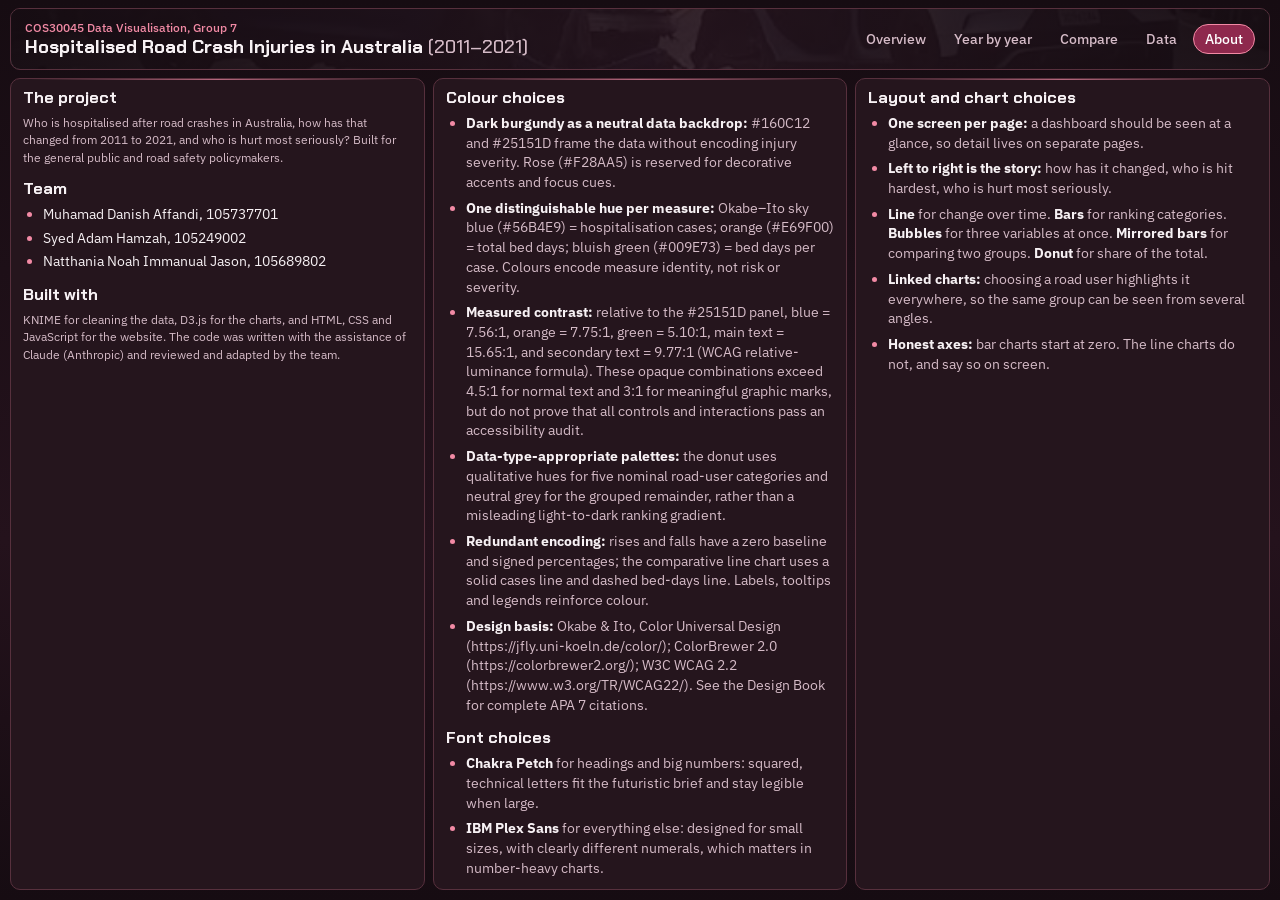
<file: crash-dashboard/about.html>
<!DOCTYPE html>
<html lang="en">
<head>
  <!-- GenAI declaration: this dashboard was built with the assistance of Claude (Anthropic) in conversation with the team.
       The team reviewed, tested and adapted the code. Edit this note to match the unit's GenAI declaration rules. -->
  <meta charset="UTF-8">
  <meta name="viewport" content="width=device-width, initial-scale=1">
  <title>About | Hospitalised Road Crash Injuries in Australia (2011–2021)</title>
  <link rel="preconnect" href="https://fonts.googleapis.com">
  <link rel="preconnect" href="https://fonts.gstatic.com" crossorigin>
  <link href="https://fonts.googleapis.com/css2?family=Chakra+Petch:wght@500;600;700&family=IBM+Plex+Sans:wght@400;500;600&display=swap" rel="stylesheet">
  <link rel="stylesheet" href="css/style.css">
</head>
<body>
  <header class="dh">
    <div class="dh-bg" aria-hidden="true">
      <img class="on" src="photos/car%20crash%201.jpeg" alt="">
      <img src="photos/car%20crash%202.jpeg" alt="">
      <img src="photos/car%20crash%203.jpeg" alt="">
    </div>
    <div class="dh-title">
      <p class="kicker">COS30045 Data Visualisation, Group 7</p>
      <h1>Hospitalised Road Crash Injuries in Australia <span>(2011–2021)</span></h1>
    </div>
    <nav class="nav" aria-label="Pages">
      <a href="index.html">Overview</a>
      <a href="trends.html">Year by year</a>
      <a href="compare.html">Compare</a>
      <a href="data.html">Data</a>
      <a href="about.html" aria-current="page">About</a>
    </nav>
  </header>

  <main class="dash">
    <article class="panel scroll">
      <h3>The project</h3>
      <p class="sub">Who is hospitalised after road crashes in Australia, how has that changed from 2011 to 2021, and who is hurt most seriously? Built for the general public and road safety policymakers.</p>
      <h3 class="block-h">Team</h3>
      <ul class="list">
        <li>Muhamad Danish Affandi, 105737701</li>
        <li>Syed Adam Hamzah, 105249002</li>
        <li>Natthania Noah Immanual Jason, 105689802</li>
      </ul>
      <h3 class="block-h">Built with</h3>
      <p class="sub">KNIME for cleaning the data, D3.js for the charts, and HTML, CSS and JavaScript for the website. The code was written with the assistance of Claude (Anthropic) and reviewed and adapted by the team.</p>
    </article>
    <article class="panel scroll">
      <h3>Colour choices</h3>
      <ul class="list facts">
        <li><b>Dark burgundy as a neutral data backdrop:</b> #160C12 and #25151D frame the data without encoding injury severity. Rose (#F28AA5) is reserved for decorative accents and focus cues.</li>
        <li><b>One distinguishable hue per measure:</b> Okabe–Ito sky blue (#56B4E9) = hospitalisation cases; orange (#E69F00) = total bed days; bluish green (#009E73) = bed days per case. Colours encode measure identity, not risk or severity.</li>
        <li><b>Measured contrast:</b> relative to the #25151D panel, blue = 7.56:1, orange = 7.75:1, green = 5.10:1, main text = 15.65:1, and secondary text = 9.77:1 (WCAG relative-luminance formula). These opaque combinations exceed 4.5:1 for normal text and 3:1 for meaningful graphic marks, but do not prove that all controls and interactions pass an accessibility audit.</li>
        <li><b>Data-type-appropriate palettes:</b> the donut uses qualitative hues for five nominal road-user categories and neutral grey for the grouped remainder, rather than a misleading light-to-dark ranking gradient.</li>
        <li><b>Redundant encoding:</b> rises and falls have a zero baseline and signed percentages; the comparative line chart uses a solid cases line and dashed bed-days line. Labels, tooltips and legends reinforce colour.</li>
        <li><b>Design basis:</b> Okabe &amp; Ito, Color Universal Design (https://jfly.uni-koeln.de/color/); ColorBrewer 2.0 (https://colorbrewer2.org/); W3C WCAG 2.2 (https://www.w3.org/TR/WCAG22/). See the Design Book for complete APA 7 citations.</li>
      </ul>
      <h3 class="block-h">Font choices</h3>
      <ul class="list facts">
        <li><b>Chakra Petch</b> for headings and big numbers: squared, technical letters fit the futuristic brief and stay legible when large.</li>
        <li><b>IBM Plex Sans</b> for everything else: designed for small sizes, with clearly different numerals, which matters in number-heavy charts.</li>
      </ul>
    </article>
    <article class="panel scroll">
      <h3>Layout and chart choices</h3>
      <ul class="list facts">
        <li><b>One screen per page:</b> a dashboard should be seen at a glance, so detail lives on separate pages.</li>
        <li><b>Left to right is the story:</b> how has it changed, who is hit hardest, who is hurt most seriously.</li>
        <li><b>Line</b> for change over time. <b>Bars</b> for ranking categories. <b>Bubbles</b> for three variables at once. <b>Mirrored bars</b> for comparing two groups. <b>Donut</b> for share of the total.</li>
        <li><b>Linked charts:</b> choosing a road user highlights it everywhere, so the same group can be seen from several angles.</li>
        <li><b>Honest axes:</b> bar charts start at zero. The line charts do not, and say so on screen.</li>
      </ul>
    </article>
  </main>

  <script src="js/effects.js"></script>
</body>
</html>
</file>
<file: crash-dashboard/css/style.css>
/* GenAI declaration: written with the assistance of Claude (Anthropic); reviewed and adapted by the team. */
/* ---------- Theme (edit colours here, everything else follows) ---------- */
:root {
  /* Dark burgundy is the non-data framing; data marks use distinguishable Okabe–Ito hues. */
  --bg: #160c12; --bg-2: #24121c; --panel: #25151d; --panel-hi: #34202b; --line: #57303d;
  --crimson: #8e294d; --glow: #f28aa5; --text: #f7f1f4; --muted: #d5bbc7; --good: #009e73; --radius: 10px;
  /* Okabe–Ito colour universal design: same distinct measure colours across pages. */
  --m-cases: #56b4e9; --m-beds: #e69f00; --m-avg: #009e73;
  --fall: #d6d8de;            /* Neutral descending bars, identified by negative sign and below-zero direction. */
  --neutral: #d6d8de;         /* Aggregated 'All others'; not a rank or severity colour. */
  /* Qualitative road-user colours (not a sequential severity scale). */
  --r1: #56b4e9; --r2: #e69f00; --r3: #009e73; --r4: #cc79a7; --r5: #f0e442;
}

* { box-sizing: border-box; margin: 0; }
html, body { height: 100%; }
body {
  font-family: "IBM Plex Sans", system-ui, sans-serif; color: var(--text); line-height: 1.4; font-size: 14px;
  background: linear-gradient(180deg, var(--bg) 0%, var(--bg-2) 60%, var(--bg) 100%) fixed;
  height: 100dvh; min-height: 560px; overflow: hidden; padding: 8px 10px 10px;
  display: grid; grid-template-rows: auto minmax(0, 1fr); gap: 8px;
}
h1, h2, h3, .btn, .kpi strong, .chip b, .tag { font-family: "Chakra Petch", sans-serif; }
a { color: inherit; }
:focus-visible { outline: 2px solid var(--glow); outline-offset: 2px; }
.dh, .dash, .dbar { position: relative; z-index: 1; }

/* ---------- Header ---------- */
.dh { display: flex; align-items: center; gap: 16px; padding: 8px 14px; min-height: 62px; overflow: hidden; border: 1px solid var(--line); border-radius: var(--radius); }
.dh-bg { position: absolute; inset: 0; z-index: 0; }
.dh-bg img { position: absolute; inset: 0; width: 100%; height: 100%; object-fit: cover; opacity: 0; transition: opacity 1.2s; }
.dh-bg img.on { opacity: .5; }
.dh-bg::after { content: ""; position: absolute; inset: 0; background: linear-gradient(90deg, rgba(22, 12, 18, .96), rgba(36, 18, 28, .80) 55%, rgba(22, 12, 18, .92)); }
.dh > :not(.dh-bg) { position: relative; z-index: 1; }
.dh-title { flex: 1 1 300px; min-width: 0; }
.kicker { color: var(--glow); font-size: .75rem; font-weight: 500; }
h1 { font-size: clamp(.95rem, 1.45vw, 1.35rem); line-height: 1.15; font-weight: 700; }
h1 span { color: var(--muted); font-weight: 500; }
.dh-kpis { display: flex; gap: 8px; }
.kpi { min-width: 108px; padding: 5px 12px; background: rgba(37, 21, 29, .92); border: 1px solid var(--line); border-radius: 8px; }
.kpi strong { display: block; font-size: clamp(1rem, 1.6vw, 1.5rem); line-height: 1.1; color: var(--k); text-shadow: 0 0 14px color-mix(in srgb, var(--k) 45%, transparent); }
.kpi.m-cases { --k: var(--m-cases); } .kpi.m-beds { --k: var(--m-beds); } .kpi.m-avg { --k: var(--m-avg); }
.kpi span { font-size: .72rem; color: var(--muted); }
.dh-btns { display: flex; gap: 6px; }
.btn { padding: 6px 14px; color: #fff; background: var(--crimson); border: 1px solid var(--glow); border-radius: 6px; font-weight: 600; font-size: .85rem; cursor: pointer; transition: .2s; }
.btn:hover { box-shadow: 0 0 16px rgba(242, 138, 165, .42); }
.btn.ghost { background: rgba(22, 12, 18, .65); color: var(--text); border-color: var(--line); }
.btn.ghost:hover { border-color: var(--glow); box-shadow: none; }

/* ---------- Dashboard grid: 4 columns, 2 rows, fills the window ---------- */
/* three panels left to right = the story: how much, who, how serious */
.dash { display: grid; grid-template-columns: repeat(3, minmax(0, 1fr)); grid-template-rows: minmax(0, 1fr); gap: 8px; min-height: 0; }
.panel { position: relative; display: flex; flex-direction: column; min-width: 0; min-height: 0; padding: 8px 12px 8px; overflow: hidden; background: var(--panel); border: 1px solid var(--line); border-radius: var(--radius); }
.panel::before { content: ""; position: absolute; left: 20px; right: 20px; top: -1px; height: 2px; background: linear-gradient(90deg, transparent, var(--glow), transparent); opacity: .7; }
.ph { display: flex; flex-wrap: wrap; align-items: center; justify-content: space-between; gap: 4px 10px; margin-bottom: 4px; }
.ph h3 { font-size: 1.05rem; font-weight: 600; }
.hint, .sub { color: var(--muted); font-size: .78rem; }
.chart { flex: 1; min-height: 0; position: relative; }
.chart svg { position: absolute; inset: 0; width: 100%; height: 100%; overflow: visible; }
.note { color: var(--muted); font-size: .76rem; line-height: 1.3; margin-top: 2px; }

/* ---------- Controls ---------- */
.controls { display: flex; flex-wrap: wrap; align-items: center; gap: 6px; }
.controls .btn { padding: 4px 10px; font-size: .78rem; }
.controls select { padding: 3px 6px; color: var(--text); background: var(--panel-hi); border: 1px solid var(--line); border-radius: 6px; font: inherit; font-size: .78rem; max-width: 130px; }
.controls select:hover { border-color: var(--glow); }
.seg { display: inline-flex; border: 1px solid var(--line); border-radius: 6px; overflow: hidden; }
.seg button { padding: 4px 9px; color: var(--muted); background: var(--panel-hi); border: 0; font: 500 .78rem "IBM Plex Sans", sans-serif; cursor: pointer; }
.seg button + button { border-left: 1px solid var(--line); }
.seg button.on { color: #fff; background: var(--crimson); }
.vs { color: var(--glow); font: 700 .8rem "Chakra Petch", sans-serif; }

/* ---------- Chart text ---------- */
.axis text { fill: var(--muted); font-size: 11.5px; }
.axis.lab text { fill: var(--text); font-size: 11.5px; }
.axis path, .axis line { stroke: var(--line); }
.grid line { stroke: rgba(247, 241, 244, .12); }
.grid path { display: none; }
.axis-title { fill: var(--muted); font-size: 11px; }
.peak { fill: var(--text); font-size: 12px; font-weight: 600; }
.val { fill: var(--text); font-size: 12px; font-weight: 600; } .val.sm { font-size: 11.5px; }
.legend-end { font-size: 12px; font-weight: 600; }
.guide { stroke: rgba(247, 241, 244, .52); stroke-dasharray: 4 4; }
.blab { fill: var(--text); font-size: 11.5px; font-weight: 600; }
.donut-big { fill: var(--text); font: 700 17px "Chakra Petch", sans-serif; }
.lg { fill: var(--text); font-size: 11px; }
.tip { position: fixed; z-index: 60; display: grid; gap: 2px; padding: 7px 11px; pointer-events: none; font-size: .85rem; background: #160c12; border: 1px solid var(--glow); border-radius: 6px; box-shadow: 0 0 16px rgba(242, 138, 165, .25); }
.tip[hidden] { display: none; }

/* ---------- Pop-ups ---------- */
.modal-unused { width: min(92vw, 640px); max-height: 88vh; overflow: auto; padding: 20px 24px; color: var(--text); background: var(--panel); border: 1px solid var(--glow); border-radius: 12px; }
.modal.wide { width: min(92vw, 860px); }
.modal::backdrop { background: rgba(10, 4, 8, .85); }
.modal-head { display: flex; justify-content: space-between; align-items: center; margin-bottom: 8px; }
.modal h3 { margin-top: 14px; font-size: 1rem; }
.list { margin: 6px 0 0; padding-left: 20px; display: grid; gap: 4px; } .list li::marker { color: var(--glow); }
.tbl { overflow-x: auto; margin-top: 10px; }
table { width: 100%; min-width: 600px; border-collapse: collapse; }
th, td { padding: 9px 12px; text-align: right; border-bottom: 1px solid var(--line); }
th:first-child, td:first-child { text-align: left; }
th button { padding: 0; color: var(--muted); background: none; border: 0; font: 600 .88rem "IBM Plex Sans", sans-serif; cursor: pointer; }
th button:hover, th:not([aria-sort="none"]) button { color: var(--glow); }
tbody tr { cursor: pointer; } tbody tr:hover { background: var(--panel-hi); }
tbody tr.sel { background: rgba(242, 138, 165, .18); outline: 1px solid var(--glow); }
td.db { background: linear-gradient(90deg, rgba(86, 180, 233, .27) var(--w), transparent var(--w)); }
.dl { margin-right: 20px; color: var(--glow); font-weight: 600; }

/* ---------- Small screens fall back to a normal scrolling page ---------- */
@media (max-width: 1000px), (max-height: 540px) {
  body { height: auto; min-height: 0; overflow: auto; display: block; }
  .dh, .dash, .dbar { margin-bottom: 8px; }
  .dh { flex-wrap: wrap; } .dh-kpis { flex-wrap: wrap; }
  .dash { display: flex; flex-direction: column; }
  .panel { min-height: 300px; }
}
@media (prefers-reduced-motion: reduce) { .dh-bg img { transition: none; } }

/* ---------- Story panels and selected-road-user bar ---------- */
.ph { margin-bottom: 6px; }
.q { display: flex; align-items: center; gap: 10px; }
.num { display: grid; place-items: center; flex: none; width: 28px; height: 28px; border: 1px solid var(--glow); border-radius: 50%; color: var(--glow); font: 700 .9rem "Chakra Petch", sans-serif; box-shadow: 0 0 10px rgba(242, 138, 165, .25); }
.panel .controls { margin-bottom: 6px; }
.take { margin-top: 6px; padding: 6px 10px; border-left: 3px solid var(--glow); background: rgba(242, 138, 165, .09); border-radius: 0 6px 6px 0; font-size: .82rem; line-height: 1.35; }
.dbar { display: flex; flex-wrap: wrap; align-items: center; gap: 4px 20px; min-height: 44px; padding: 7px 14px; background: var(--panel); border: 1px solid var(--line); border-radius: var(--radius); font-size: .88rem; color: var(--muted); }
.dbar strong { color: var(--text); font: 600 1rem "Chakra Petch", sans-serif; }
.st b { margin-left: 5px; color: var(--text); }
.peak.fall { fill: var(--fall); }

/* ---------- Pages, navigation ---------- */
body.has-dbar { grid-template-rows: auto minmax(0, 1fr) auto; }
.nav { display: flex; flex-wrap: wrap; gap: 4px; }
.nav a { padding: 5px 11px; color: var(--muted); border: 1px solid transparent; border-radius: 999px; font: 500 .85rem "IBM Plex Sans", sans-serif; text-decoration: none; transition: .2s; }
.nav a:hover { color: var(--text); background: rgba(22, 12, 18, .65); }
.nav a[aria-current="page"] { color: #fff; background: var(--crimson); border-color: var(--glow); }
.dash.two { grid-template-columns: repeat(2, minmax(0, 1fr)); }
.dash.c-compare { grid-template-columns: minmax(0, 1fr) minmax(0, 1.8fr); }
.dash.c-data { grid-template-columns: minmax(0, 1.8fr) minmax(0, 1fr); }
.lg { font-size: 12px; }

/* ---------- Head to head ---------- */
#h2h-rows { flex: 1; min-height: 0; display: flex; flex-direction: column; justify-content: space-evenly; padding: 4px 8px; }
.h2h-names { display: grid; grid-template-columns: 1fr 1fr; gap: 10px; font: 600 1.1rem "Chakra Petch", sans-serif; }
.h2h-names strong:last-child { text-align: right; }
.h2h-row { display: grid; grid-template-columns: 96px 1fr 96px; gap: 2px 12px; align-items: center; }
.h2h-row .name { grid-column: 1 / -1; text-align: center; color: var(--muted); font-size: .85rem; }
.h2h-row .v { font-weight: 600; font-size: 1.05rem; } .h2h-row .v:nth-of-type(2) { text-align: right; }
.bars { display: grid; grid-template-columns: 1fr 1fr; gap: 4px; }
.bars .l { display: flex; justify-content: flex-end; }
.bars i { display: block; height: 20px; border-radius: 4px; background: var(--neutral); transition: width .8s cubic-bezier(.2, .8, .2, 1); }
.h2h-row.m-cases { --k: var(--m-cases); } .h2h-row.m-beds { --k: var(--m-beds); } .h2h-row.m-avg { --k: var(--m-avg); }
.bars .win i { background: var(--k); box-shadow: 0 0 10px color-mix(in srgb, var(--k) 55%, transparent); }

/* ---------- Data and About pages ---------- */
.panel.scroll { overflow: auto; }
.panel h3 + .list, .panel h3 + p { margin-top: 4px; }
.panel .block-h { margin-top: 12px; }
.facts { display: grid; gap: 6px; font-size: .88rem; color: var(--muted); }
.facts b { color: var(--text); }
.tbl { flex: 1; min-height: 0; overflow: auto; }
table { min-width: 0; }
th, td { padding: 8px 10px; }
.dl { display: inline-block; margin: 4px 14px 0 0; }

/* Theme accessibility: visible focus in native/selectable D3 visualisations. */
.chart svg [tabindex="0"]:focus-visible { outline: none; stroke: var(--text); stroke-width: 3px; }
.btn:focus-visible, .nav a:focus-visible, select:focus-visible, .seg button:focus-visible { outline: 2px solid var(--text); outline-offset: 2px; }
</file>
